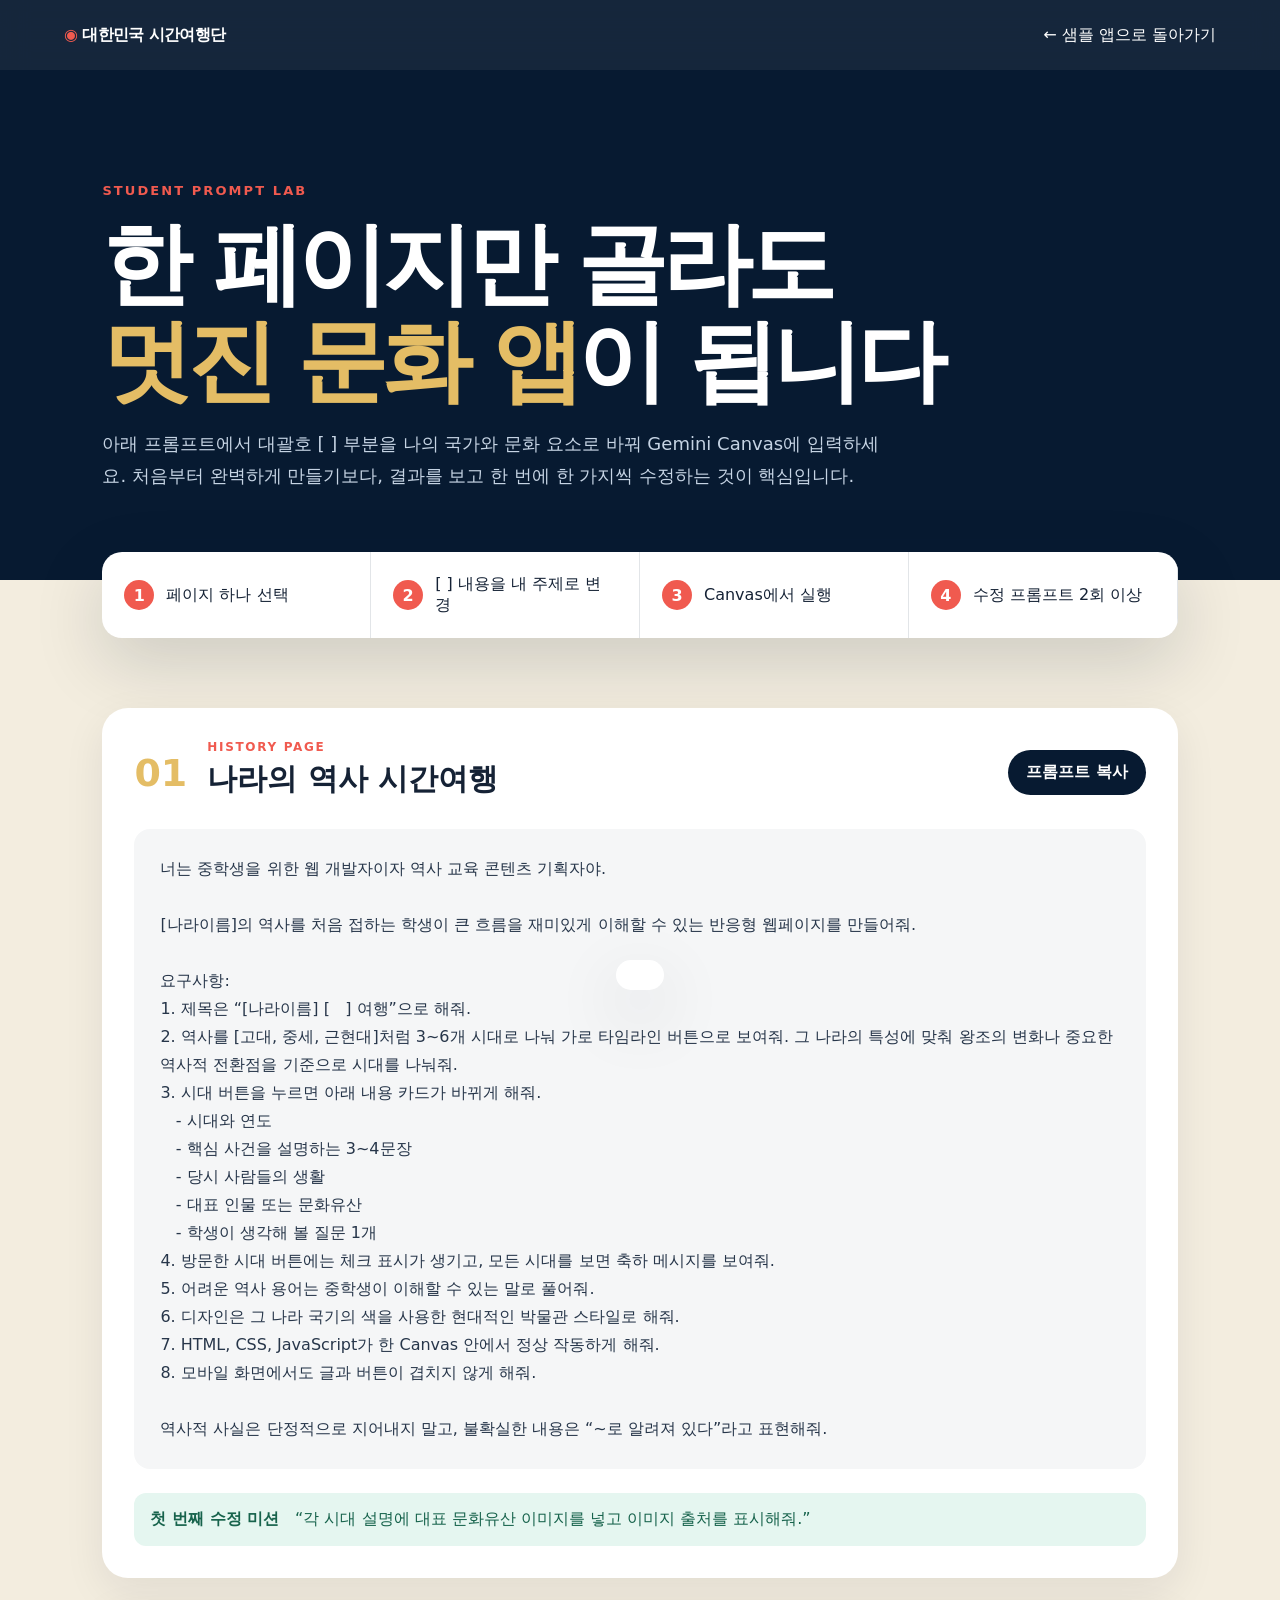
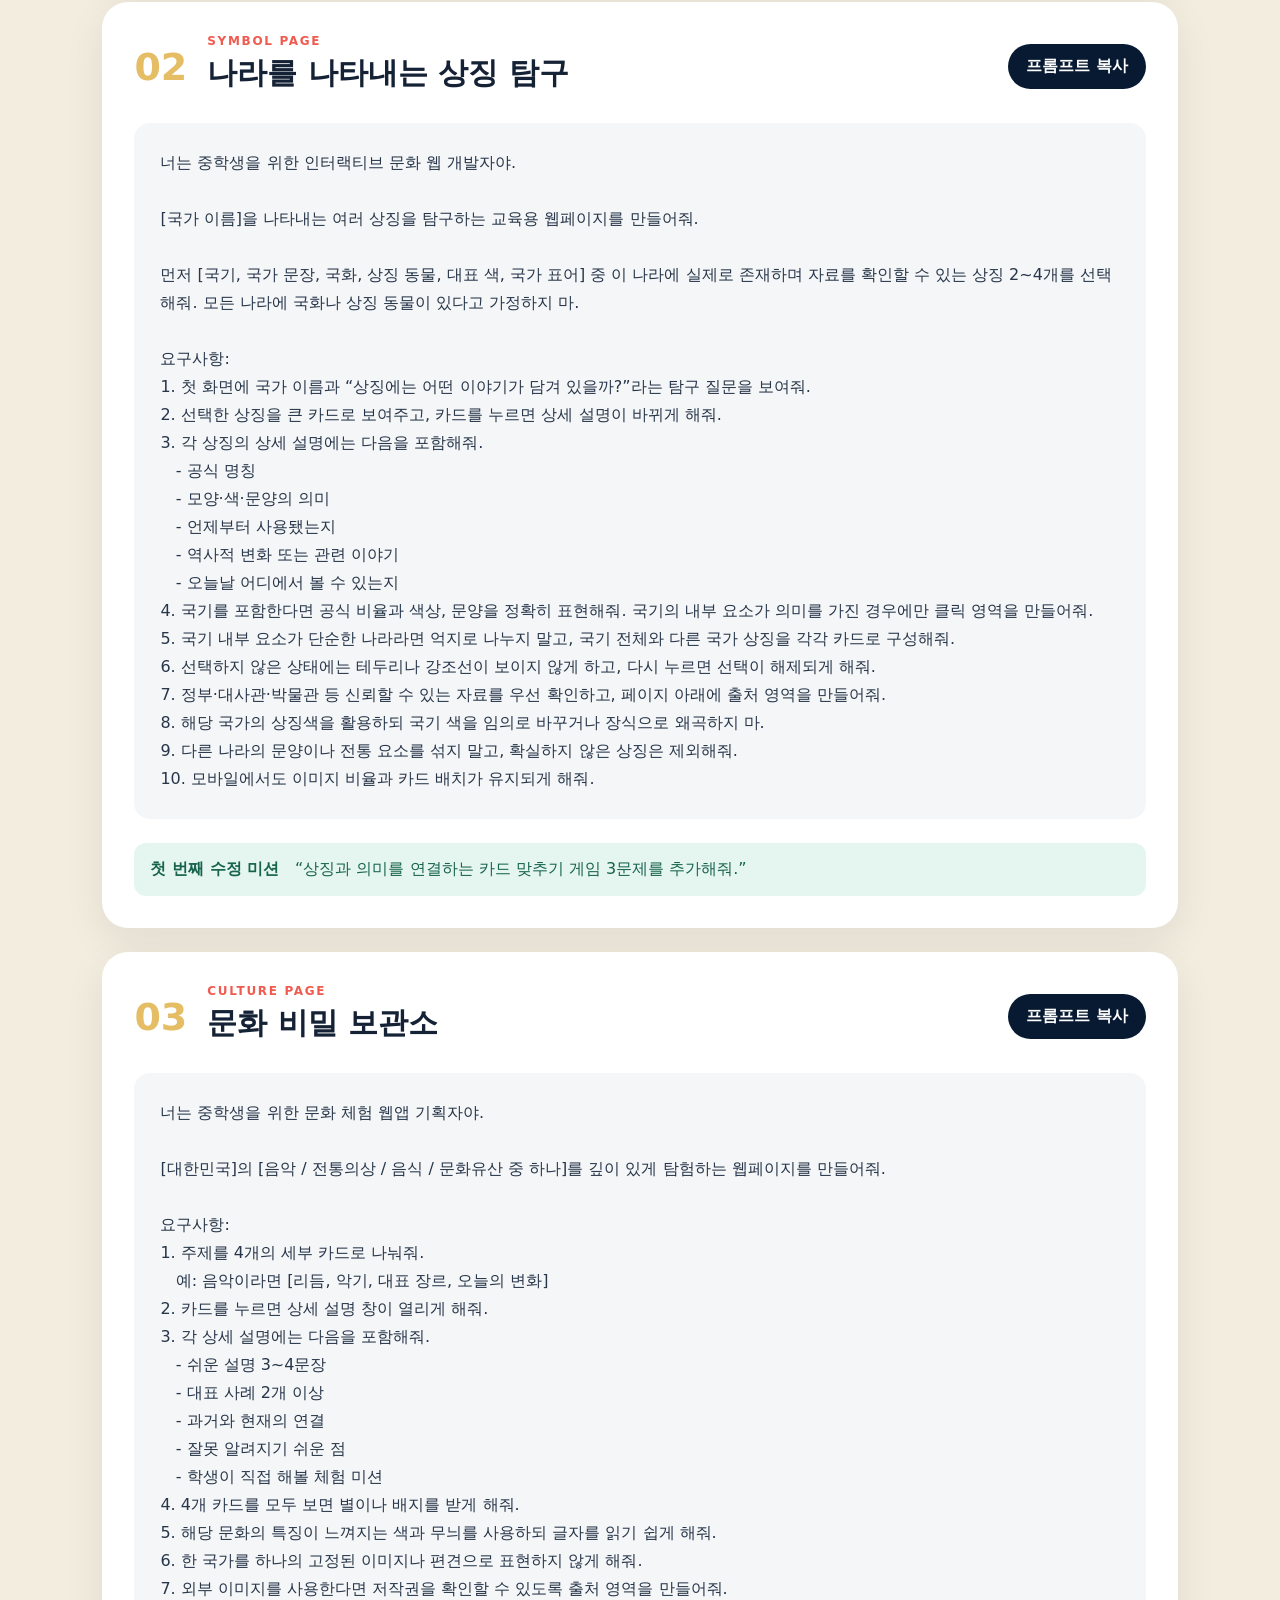
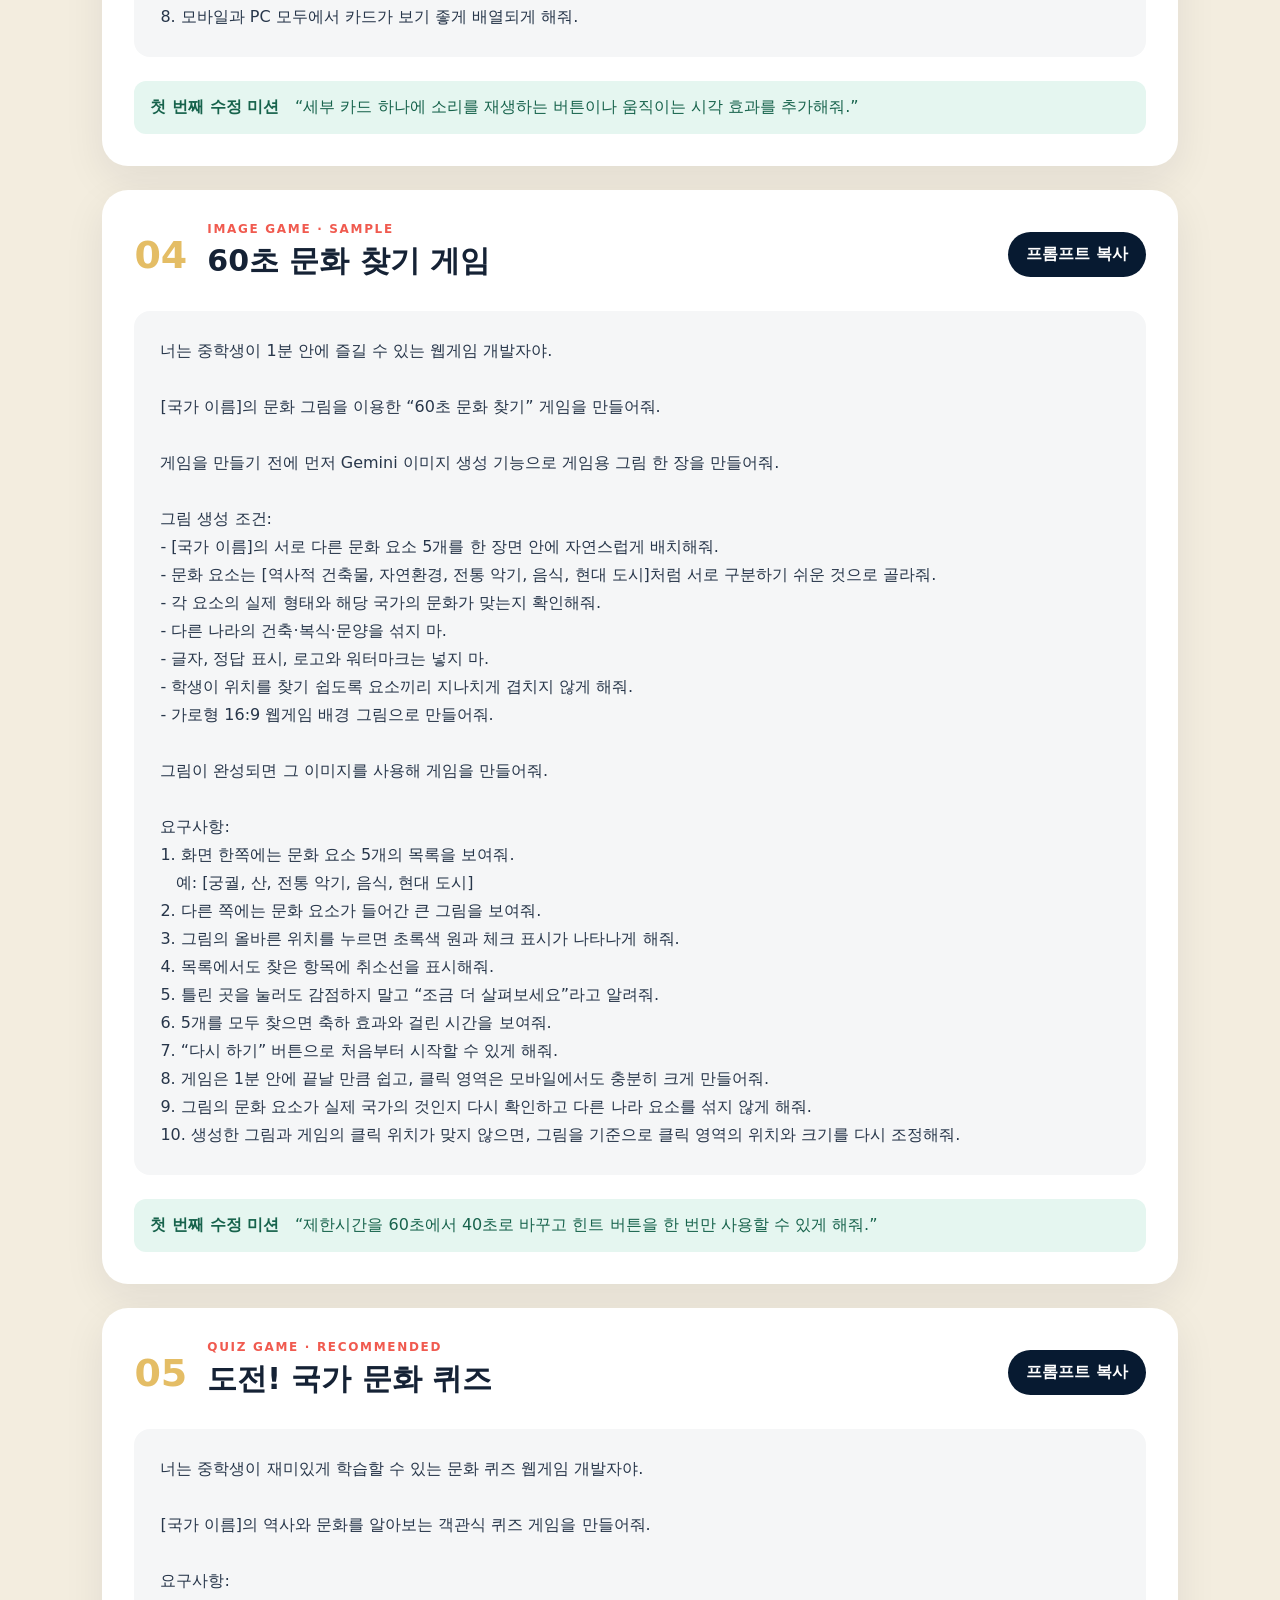
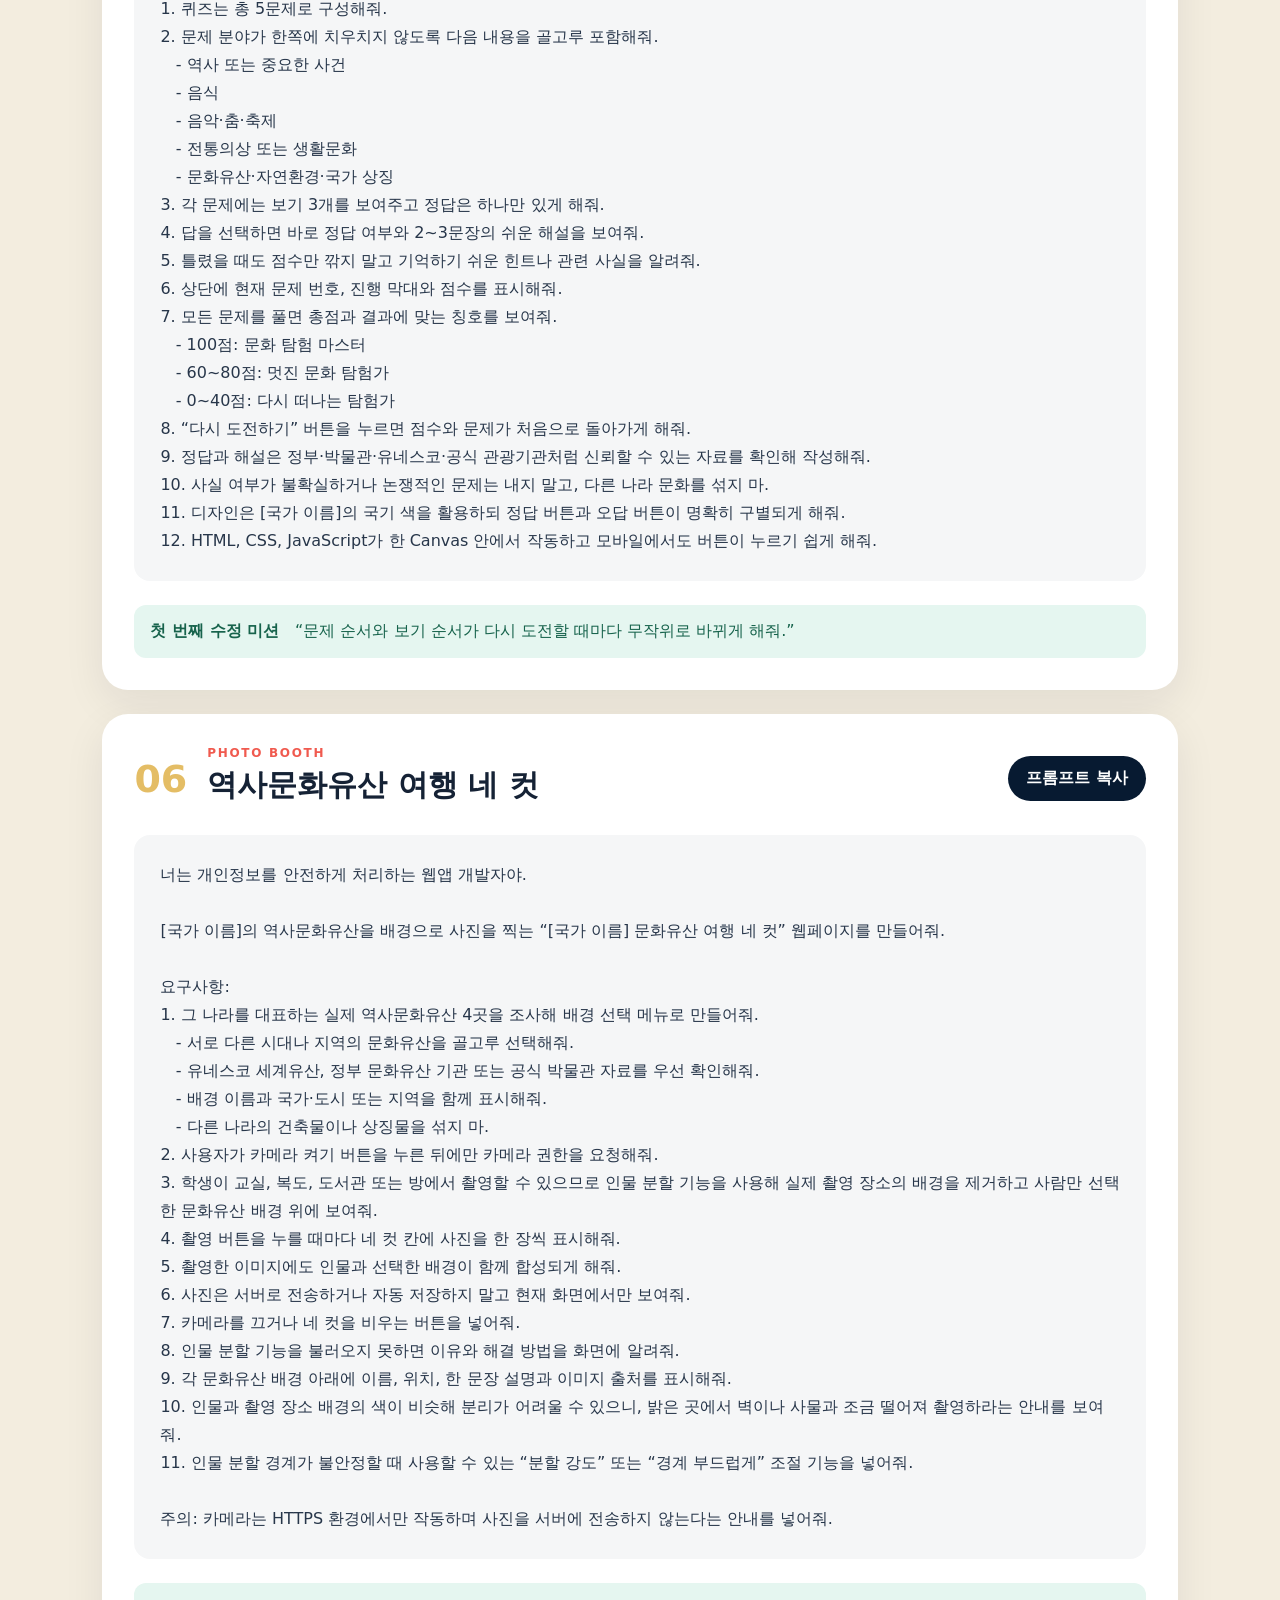
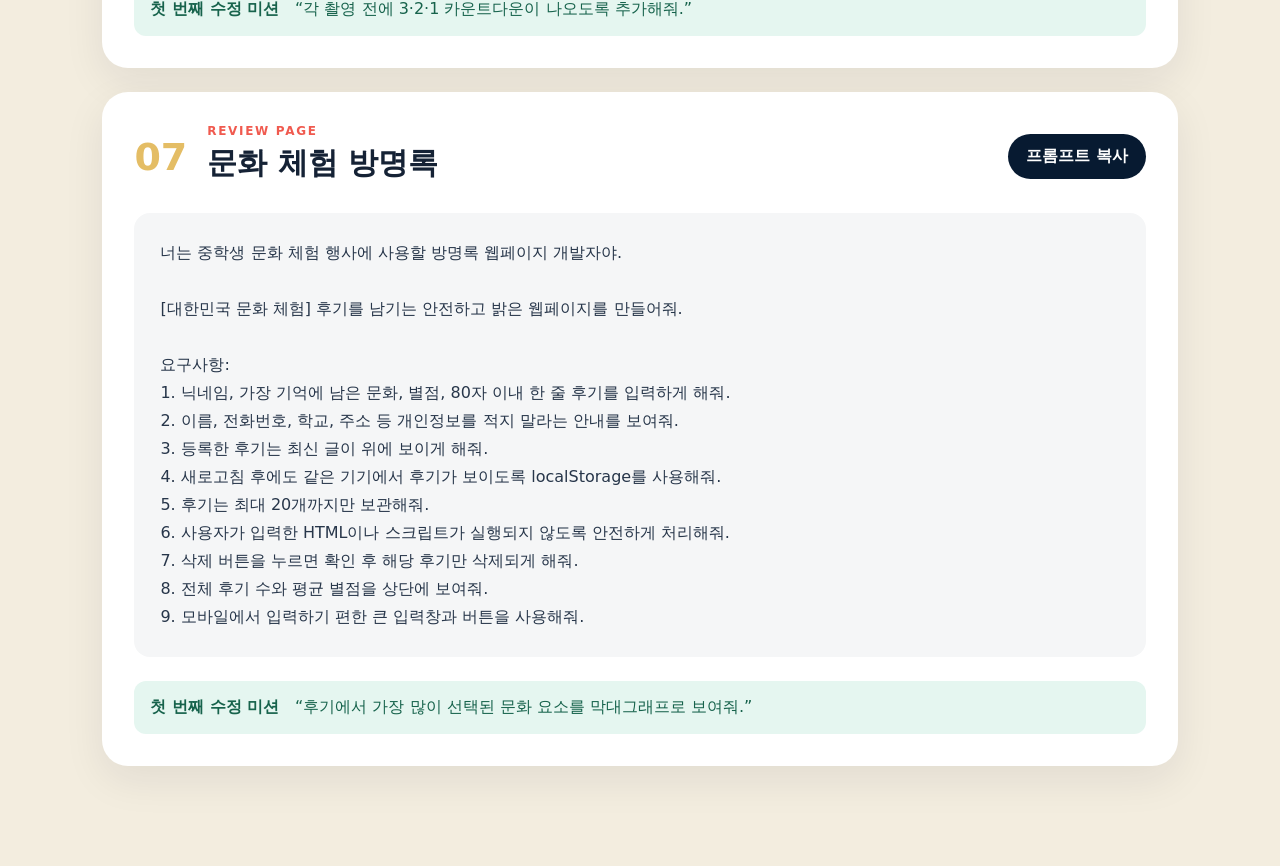
<file: prompts.html>
<!doctype html>
<html lang="ko">
<head><meta charset="UTF-8"><meta name="viewport" content="width=device-width,initial-scale=1"><title>학생용 페이지별 프롬프트</title><link rel="stylesheet" href="styles.css"><link rel="stylesheet" href="prompts.css"></head>
<body class="prompt-page">
  <header class="site-header"><a class="brand" href="index.html"><span>◉</span> 대한민국 시간여행단</a><a class="back-link" href="index.html">← 샘플 앱으로 돌아가기</a></header>
  <main>
    <section class="prompt-hero"><p class="eyebrow">STUDENT PROMPT LAB</p><h1>한 페이지만 골라도<br><em>멋진 문화 앱</em>이 됩니다</h1><p>아래 프롬프트에서 대괄호 [ ] 부분을 나의 국가와 문화 요소로 바꿔 Gemini Canvas에 입력하세요. 처음부터 완벽하게 만들기보다, 결과를 보고 한 번에 한 가지씩 수정하는 것이 핵심입니다.</p></section>
    <section class="prompt-guide"><div><b>1</b><span>페이지 하나 선택</span></div><div><b>2</b><span>[ ] 내용을 내 주제로 변경</span></div><div><b>3</b><span>Canvas에서 실행</span></div><div><b>4</b><span>수정 프롬프트 2회 이상</span></div></section>
    <section class="prompt-list">
      <article class="prompt-card"><div class="prompt-title"><span>01</span><div><p>HISTORY PAGE</p><h2>나라의 역사 시간여행</h2></div><button class="copy-btn">프롬프트 복사</button></div><pre>너는 중학생을 위한 웹 개발자이자 역사 교육 콘텐츠 기획자야.

[나라이름]의 역사를 처음 접하는 학생이 큰 흐름을 재미있게 이해할 수 있는 반응형 웹페이지를 만들어줘.

요구사항:
1. 제목은 “[나라이름] [   ] 여행”으로 해줘.
2. 역사를 [고대, 중세, 근현대]처럼 3~6개 시대로 나눠 가로 타임라인 버튼으로 보여줘. 그 나라의 특성에 맞춰 왕조의 변화나 중요한 역사적 전환점을 기준으로 시대를 나눠줘.
3. 시대 버튼을 누르면 아래 내용 카드가 바뀌게 해줘.
   - 시대와 연도
   - 핵심 사건을 설명하는 3~4문장
   - 당시 사람들의 생활
   - 대표 인물 또는 문화유산
   - 학생이 생각해 볼 질문 1개
4. 방문한 시대 버튼에는 체크 표시가 생기고, 모든 시대를 보면 축하 메시지를 보여줘.
5. 어려운 역사 용어는 중학생이 이해할 수 있는 말로 풀어줘.
6. 디자인은 그 나라 국기의 색을 사용한 현대적인 박물관 스타일로 해줘.
7. HTML, CSS, JavaScript가 한 Canvas 안에서 정상 작동하게 해줘.
8. 모바일 화면에서도 글과 버튼이 겹치지 않게 해줘.

역사적 사실은 단정적으로 지어내지 말고, 불확실한 내용은 “~로 알려져 있다”라고 표현해줘.</pre><div class="mission"><b>첫 번째 수정 미션</b><span>“각 시대 설명에 대표 문화유산 이미지를 넣고 이미지 출처를 표시해줘.”</span></div></article>

      <article class="prompt-card"><div class="prompt-title"><span>02</span><div><p>SYMBOL PAGE</p><h2>나라를 나타내는 상징 탐구</h2></div><button class="copy-btn">프롬프트 복사</button></div><pre>너는 중학생을 위한 인터랙티브 문화 웹 개발자야.

[국가 이름]을 나타내는 여러 상징을 탐구하는 교육용 웹페이지를 만들어줘.

먼저 [국기, 국가 문장, 국화, 상징 동물, 대표 색, 국가 표어] 중 이 나라에 실제로 존재하며 자료를 확인할 수 있는 상징 2~4개를 선택해줘. 모든 나라에 국화나 상징 동물이 있다고 가정하지 마.

요구사항:
1. 첫 화면에 국가 이름과 “상징에는 어떤 이야기가 담겨 있을까?”라는 탐구 질문을 보여줘.
2. 선택한 상징을 큰 카드로 보여주고, 카드를 누르면 상세 설명이 바뀌게 해줘.
3. 각 상징의 상세 설명에는 다음을 포함해줘.
   - 공식 명칭
   - 모양·색·문양의 의미
   - 언제부터 사용됐는지
   - 역사적 변화 또는 관련 이야기
   - 오늘날 어디에서 볼 수 있는지
4. 국기를 포함한다면 공식 비율과 색상, 문양을 정확히 표현해줘. 국기의 내부 요소가 의미를 가진 경우에만 클릭 영역을 만들어줘.
5. 국기 내부 요소가 단순한 나라라면 억지로 나누지 말고, 국기 전체와 다른 국가 상징을 각각 카드로 구성해줘.
6. 선택하지 않은 상태에는 테두리나 강조선이 보이지 않게 하고, 다시 누르면 선택이 해제되게 해줘.
7. 정부·대사관·박물관 등 신뢰할 수 있는 자료를 우선 확인하고, 페이지 아래에 출처 영역을 만들어줘.
8. 해당 국가의 상징색을 활용하되 국기 색을 임의로 바꾸거나 장식으로 왜곡하지 마.
9. 다른 나라의 문양이나 전통 요소를 섞지 말고, 확실하지 않은 상징은 제외해줘.
10. 모바일에서도 이미지 비율과 카드 배치가 유지되게 해줘.</pre><div class="mission"><b>첫 번째 수정 미션</b><span>“상징과 의미를 연결하는 카드 맞추기 게임 3문제를 추가해줘.”</span></div></article>

      <article class="prompt-card"><div class="prompt-title"><span>03</span><div><p>CULTURE PAGE</p><h2>문화 비밀 보관소</h2></div><button class="copy-btn">프롬프트 복사</button></div><pre>너는 중학생을 위한 문화 체험 웹앱 기획자야.

[대한민국]의 [음악 / 전통의상 / 음식 / 문화유산 중 하나]를 깊이 있게 탐험하는 웹페이지를 만들어줘.

요구사항:
1. 주제를 4개의 세부 카드로 나눠줘.
   예: 음악이라면 [리듬, 악기, 대표 장르, 오늘의 변화]
2. 카드를 누르면 상세 설명 창이 열리게 해줘.
3. 각 상세 설명에는 다음을 포함해줘.
   - 쉬운 설명 3~4문장
   - 대표 사례 2개 이상
   - 과거와 현재의 연결
   - 잘못 알려지기 쉬운 점
   - 학생이 직접 해볼 체험 미션
4. 4개 카드를 모두 보면 별이나 배지를 받게 해줘.
5. 해당 문화의 특징이 느껴지는 색과 무늬를 사용하되 글자를 읽기 쉽게 해줘.
6. 한 국가를 하나의 고정된 이미지나 편견으로 표현하지 않게 해줘.
7. 외부 이미지를 사용한다면 저작권을 확인할 수 있도록 출처 영역을 만들어줘.
8. 모바일과 PC 모두에서 카드가 보기 좋게 배열되게 해줘.</pre><div class="mission"><b>첫 번째 수정 미션</b><span>“세부 카드 하나에 소리를 재생하는 버튼이나 움직이는 시각 효과를 추가해줘.”</span></div></article>

      <article class="prompt-card"><div class="prompt-title"><span>04</span><div><p>IMAGE GAME · SAMPLE</p><h2>60초 문화 찾기 게임</h2></div><button class="copy-btn">프롬프트 복사</button></div><pre>너는 중학생이 1분 안에 즐길 수 있는 웹게임 개발자야.

[국가 이름]의 문화 그림을 이용한 “60초 문화 찾기” 게임을 만들어줘.

게임을 만들기 전에 먼저 Gemini 이미지 생성 기능으로 게임용 그림 한 장을 만들어줘.

그림 생성 조건:
- [국가 이름]의 서로 다른 문화 요소 5개를 한 장면 안에 자연스럽게 배치해줘.
- 문화 요소는 [역사적 건축물, 자연환경, 전통 악기, 음식, 현대 도시]처럼 서로 구분하기 쉬운 것으로 골라줘.
- 각 요소의 실제 형태와 해당 국가의 문화가 맞는지 확인해줘.
- 다른 나라의 건축·복식·문양을 섞지 마.
- 글자, 정답 표시, 로고와 워터마크는 넣지 마.
- 학생이 위치를 찾기 쉽도록 요소끼리 지나치게 겹치지 않게 해줘.
- 가로형 16:9 웹게임 배경 그림으로 만들어줘.

그림이 완성되면 그 이미지를 사용해 게임을 만들어줘.

요구사항:
1. 화면 한쪽에는 문화 요소 5개의 목록을 보여줘.
   예: [궁궐, 산, 전통 악기, 음식, 현대 도시]
2. 다른 쪽에는 문화 요소가 들어간 큰 그림을 보여줘.
3. 그림의 올바른 위치를 누르면 초록색 원과 체크 표시가 나타나게 해줘.
4. 목록에서도 찾은 항목에 취소선을 표시해줘.
5. 틀린 곳을 눌러도 감점하지 말고 “조금 더 살펴보세요”라고 알려줘.
6. 5개를 모두 찾으면 축하 효과와 걸린 시간을 보여줘.
7. “다시 하기” 버튼으로 처음부터 시작할 수 있게 해줘.
8. 게임은 1분 안에 끝날 만큼 쉽고, 클릭 영역은 모바일에서도 충분히 크게 만들어줘.
9. 그림의 문화 요소가 실제 국가의 것인지 다시 확인하고 다른 나라 요소를 섞지 않게 해줘.
10. 생성한 그림과 게임의 클릭 위치가 맞지 않으면, 그림을 기준으로 클릭 영역의 위치와 크기를 다시 조정해줘.</pre><div class="mission"><b>첫 번째 수정 미션</b><span>“제한시간을 60초에서 40초로 바꾸고 힌트 버튼을 한 번만 사용할 수 있게 해줘.”</span></div></article>

      <article class="prompt-card"><div class="prompt-title"><span>05</span><div><p>QUIZ GAME · RECOMMENDED</p><h2>도전! 국가 문화 퀴즈</h2></div><button class="copy-btn">프롬프트 복사</button></div><pre>너는 중학생이 재미있게 학습할 수 있는 문화 퀴즈 웹게임 개발자야.

[국가 이름]의 역사와 문화를 알아보는 객관식 퀴즈 게임을 만들어줘.

요구사항:
1. 퀴즈는 총 5문제로 구성해줘.
2. 문제 분야가 한쪽에 치우치지 않도록 다음 내용을 골고루 포함해줘.
   - 역사 또는 중요한 사건
   - 음식
   - 음악·춤·축제
   - 전통의상 또는 생활문화
   - 문화유산·자연환경·국가 상징
3. 각 문제에는 보기 3개를 보여주고 정답은 하나만 있게 해줘.
4. 답을 선택하면 바로 정답 여부와 2~3문장의 쉬운 해설을 보여줘.
5. 틀렸을 때도 점수만 깎지 말고 기억하기 쉬운 힌트나 관련 사실을 알려줘.
6. 상단에 현재 문제 번호, 진행 막대와 점수를 표시해줘.
7. 모든 문제를 풀면 총점과 결과에 맞는 칭호를 보여줘.
   - 100점: 문화 탐험 마스터
   - 60~80점: 멋진 문화 탐험가
   - 0~40점: 다시 떠나는 탐험가
8. “다시 도전하기” 버튼을 누르면 점수와 문제가 처음으로 돌아가게 해줘.
9. 정답과 해설은 정부·박물관·유네스코·공식 관광기관처럼 신뢰할 수 있는 자료를 확인해 작성해줘.
10. 사실 여부가 불확실하거나 논쟁적인 문제는 내지 말고, 다른 나라 문화를 섞지 마.
11. 디자인은 [국가 이름]의 국기 색을 활용하되 정답 버튼과 오답 버튼이 명확히 구별되게 해줘.
12. HTML, CSS, JavaScript가 한 Canvas 안에서 작동하고 모바일에서도 버튼이 누르기 쉽게 해줘.</pre><div class="mission"><b>첫 번째 수정 미션</b><span>“문제 순서와 보기 순서가 다시 도전할 때마다 무작위로 바뀌게 해줘.”</span></div></article>

      <article class="prompt-card"><div class="prompt-title"><span>06</span><div><p>PHOTO BOOTH</p><h2>역사문화유산 여행 네 컷</h2></div><button class="copy-btn">프롬프트 복사</button></div><pre>너는 개인정보를 안전하게 처리하는 웹앱 개발자야.

[국가 이름]의 역사문화유산을 배경으로 사진을 찍는 “[국가 이름] 문화유산 여행 네 컷” 웹페이지를 만들어줘.

요구사항:
1. 그 나라를 대표하는 실제 역사문화유산 4곳을 조사해 배경 선택 메뉴로 만들어줘.
   - 서로 다른 시대나 지역의 문화유산을 골고루 선택해줘.
   - 유네스코 세계유산, 정부 문화유산 기관 또는 공식 박물관 자료를 우선 확인해줘.
   - 배경 이름과 국가·도시 또는 지역을 함께 표시해줘.
   - 다른 나라의 건축물이나 상징물을 섞지 마.
2. 사용자가 카메라 켜기 버튼을 누른 뒤에만 카메라 권한을 요청해줘.
3. 학생이 교실, 복도, 도서관 또는 방에서 촬영할 수 있으므로 인물 분할 기능을 사용해 실제 촬영 장소의 배경을 제거하고 사람만 선택한 문화유산 배경 위에 보여줘.
4. 촬영 버튼을 누를 때마다 네 컷 칸에 사진을 한 장씩 표시해줘.
5. 촬영한 이미지에도 인물과 선택한 배경이 함께 합성되게 해줘.
6. 사진은 서버로 전송하거나 자동 저장하지 말고 현재 화면에서만 보여줘.
7. 카메라를 끄거나 네 컷을 비우는 버튼을 넣어줘.
8. 인물 분할 기능을 불러오지 못하면 이유와 해결 방법을 화면에 알려줘.
9. 각 문화유산 배경 아래에 이름, 위치, 한 문장 설명과 이미지 출처를 표시해줘.
10. 인물과 촬영 장소 배경의 색이 비슷해 분리가 어려울 수 있으니, 밝은 곳에서 벽이나 사물과 조금 떨어져 촬영하라는 안내를 보여줘.
11. 인물 분할 경계가 불안정할 때 사용할 수 있는 “분할 강도” 또는 “경계 부드럽게” 조절 기능을 넣어줘.

주의: 카메라는 HTTPS 환경에서만 작동하며 사진을 서버에 전송하지 않는다는 안내를 넣어줘.</pre><div class="mission"><b>첫 번째 수정 미션</b><span>“각 촬영 전에 3·2·1 카운트다운이 나오도록 추가해줘.”</span></div></article>

      <article class="prompt-card"><div class="prompt-title"><span>07</span><div><p>REVIEW PAGE</p><h2>문화 체험 방명록</h2></div><button class="copy-btn">프롬프트 복사</button></div><pre>너는 중학생 문화 체험 행사에 사용할 방명록 웹페이지 개발자야.

[대한민국 문화 체험] 후기를 남기는 안전하고 밝은 웹페이지를 만들어줘.

요구사항:
1. 닉네임, 가장 기억에 남은 문화, 별점, 80자 이내 한 줄 후기를 입력하게 해줘.
2. 이름, 전화번호, 학교, 주소 등 개인정보를 적지 말라는 안내를 보여줘.
3. 등록한 후기는 최신 글이 위에 보이게 해줘.
4. 새로고침 후에도 같은 기기에서 후기가 보이도록 localStorage를 사용해줘.
5. 후기는 최대 20개까지만 보관해줘.
6. 사용자가 입력한 HTML이나 스크립트가 실행되지 않도록 안전하게 처리해줘.
7. 삭제 버튼을 누르면 확인 후 해당 후기만 삭제되게 해줘.
8. 전체 후기 수와 평균 별점을 상단에 보여줘.
9. 모바일에서 입력하기 편한 큰 입력창과 버튼을 사용해줘.</pre><div class="mission"><b>첫 번째 수정 미션</b><span>“후기에서 가장 많이 선택된 문화 요소를 막대그래프로 보여줘.”</span></div></article>
    </section>
  </main>
  <div id="toast" role="status"></div><script src="prompts.js"></script>
</body></html>
</file>
<file: styles.css>
:root{--navy:#071a31;--navy2:#0d2948;--red:#f05a4f;--blue:#2c71d6;--cream:#f7f0df;--gold:#e4bd65;--mint:#93d8c4;--ink:#152235;--white:#fff;--shadow:0 24px 70px rgba(5,22,43,.16)}
*{box-sizing:border-box}html{scroll-behavior:smooth}body{margin:0;font-family:Pretendard,"Noto Sans KR",system-ui,sans-serif;color:var(--ink);background:var(--cream)}button,a,select,input,textarea{font:inherit}button,a{cursor:pointer}.site-header{height:70px;position:sticky;top:0;z-index:20;display:flex;align-items:center;gap:28px;padding:0 5vw;background:rgba(7,26,49,.94);backdrop-filter:blur(14px);color:#fff}.brand{margin-right:auto;color:#fff;text-decoration:none;font-weight:850;letter-spacing:-.04em}.brand span{color:var(--red)}nav{display:flex;gap:22px}nav a{color:#dbe7f4;text-decoration:none;font-size:14px}.icon-btn,.ghost,.small-btn{border:1px solid rgba(255,255,255,.3);background:transparent;color:inherit;border-radius:999px;padding:10px 16px}.hero{min-height:calc(100vh - 70px);display:grid;grid-template-columns:.85fr 1.15fr;align-items:center;background:var(--navy);color:#fff;overflow:hidden}.hero-copy{padding:8vw 3vw 8vw 8vw;z-index:2}.eyebrow{color:var(--red);font-weight:900;font-size:13px;letter-spacing:.16em}.hero h1{font-size:clamp(52px,6.7vw,100px);line-height:.94;letter-spacing:-.07em;margin:24px 0}.hero h1 em{color:var(--gold);font-style:normal}.hero-copy>p:not(.eyebrow){font-size:18px;color:#c6d4e4;line-height:1.8;max-width:580px}.hero-actions{display:flex;gap:12px;margin-top:34px}.primary{display:inline-block;border:0;border-radius:999px;padding:14px 23px;background:var(--red);color:#fff;text-decoration:none;font-weight:850;box-shadow:0 10px 30px rgba(240,90,79,.25)}.hero-art{height:100%;position:relative}.hero-art img{width:100%;height:100%;object-fit:cover;mask-image:linear-gradient(90deg,transparent 0,#000 15%)}.passport{position:absolute;right:5vw;bottom:7vh;background:#fff;color:var(--navy);padding:16px 22px;border-radius:16px;transform:rotate(-3deg);box-shadow:var(--shadow)}.passport small{display:block}.passport strong{font-size:24px;color:var(--red)}.section{padding:100px 8vw}.section-heading{display:flex;justify-content:space-between;align-items:end;gap:40px;margin-bottom:42px}.section-heading h2,.camera-copy h2{font-size:clamp(38px,5vw,68px);letter-spacing:-.055em;margin:10px 0}.section-heading>p{max-width:430px;line-height:1.7;color:#617083}.timeline{display:grid;grid-template-columns:repeat(5,1fr);position:relative}.timeline:before{content:"";position:absolute;left:5%;right:5%;top:21px;height:2px;background:#c7bfae}.era{z-index:1;border:0;background:transparent;padding:55px 5px 10px;font-weight:850;position:relative}.era:before{content:"";position:absolute;top:13px;left:calc(50% - 9px);width:18px;height:18px;border-radius:50%;background:var(--cream);border:3px solid var(--navy)}.era.active{color:var(--red)}.era.active:before{background:var(--red);box-shadow:0 0 0 8px rgba(240,90,79,.16);border-color:var(--red)}.era.visited:after{content:"✓";position:absolute;top:-8px;margin-left:2px;color:var(--blue)}.era-panel{margin-top:30px;background:#fff;border-radius:28px;padding:45px;display:grid;grid-template-columns:140px 1fr;gap:34px;box-shadow:var(--shadow);min-height:230px}.era-panel .year{font-size:34px;font-weight:900;color:var(--red);border-right:1px solid #ddd}.era-panel h3{font-size:28px;margin:0 0 12px}.era-panel p{line-height:1.8;color:#536276}.era-panel .fact{display:inline-block;background:#eaf3ff;padding:10px 14px;border-radius:10px;color:#174e91;font-weight:750}.culture-section{background:var(--navy);color:#fff}.section-heading.light>p{color:#b9c9da}.culture-grid{display:grid;grid-template-columns:repeat(4,1fr);gap:16px}.culture-card{text-align:left;min-height:350px;border:1px solid rgba(255,255,255,.13);background:var(--navy2);color:#fff;border-radius:24px;padding:26px;display:flex;flex-direction:column;transition:.25s}.culture-card:hover{transform:translateY(-8px);background:#15395f;border-color:var(--gold)}.culture-card .num{color:#849bb5}.culture-card .emoji{font-size:70px;margin:auto 0}.culture-card h3{font-size:32px;margin:0}.culture-card p{color:#b8c9da}.culture-card .open{margin-top:auto;color:var(--gold);font-size:14px}dialog{border:0;border-radius:26px;padding:0;max-width:660px;width:90%;box-shadow:var(--shadow)}dialog::backdrop{background:rgba(3,15,28,.78);backdrop-filter:blur(7px)}.dialog-close{position:absolute;right:18px;top:14px;border:0;background:none;font-size:30px}.dialog-content{padding:42px}.dialog-content .big{font-size:64px}.dialog-content h3{font-size:38px;margin:10px 0}.dialog-content p{line-height:1.8;color:#516174}.dialog-content .connection{background:var(--cream);border-left:5px solid var(--red);padding:16px;border-radius:8px}.game-tabs{display:flex;gap:8px;margin-bottom:18px}.game-tab{border:1px solid #bbb;background:transparent;border-radius:999px;padding:11px 20px;font-weight:800}.game-tab.active{background:var(--navy);color:#fff}.game-panel{display:none;background:#fff;border-radius:30px;padding:38px;box-shadow:var(--shadow)}.game-panel.active{display:grid}.game-panel#puzzleGame{grid-template-columns:.65fr 1fr;align-items:center;gap:55px}.game-label{color:var(--red);font-weight:900}.game-panel h3{font-size:32px}.game-stats{display:flex;align-items:center;gap:16px;margin-top:30px}.small-btn{color:var(--navy);border-color:#bbb}.puzzle{width:min(100%,600px);aspect-ratio:3/2;display:grid;grid-template-columns:repeat(3,1fr);grid-template-rows:repeat(3,1fr);gap:4px;background:var(--navy);padding:4px;border-radius:15px;overflow:hidden}.tile{border:0;border-radius:5px;background-image:url("assets/korea-journey.png");background-size:300% 300%;transition:.15s}.tile.empty{background-image:none;background:#d9e1e8}.quiz-box{max-width:720px;margin:auto;width:100%}.quiz-progress{display:flex;justify-content:space-between;color:#697789}.quiz-answers{display:grid;gap:10px}.answer{padding:16px;text-align:left;border:1px solid #d4dbe2;background:#fff;border-radius:14px}.answer:hover{border-color:var(--blue)}.answer.correct{background:#dff5e9;border-color:#39a16c}.answer.wrong{background:#ffe6e2;border-color:var(--red)}#quizFeedback{min-height:24px;font-weight:750}.camera-section{background:#cde8df;display:grid;grid-template-columns:.7fr 1.3fr;align-items:center;gap:7vw}.camera-copy p:not(.eyebrow){line-height:1.8}.camera-copy label{display:block;font-weight:800;margin:24px 0 8px}.camera-copy select{display:block;width:100%;padding:13px;border:0;border-radius:12px;margin-bottom:16px}.camera-frame{aspect-ratio:16/10;background:var(--navy);border:10px solid #fff;border-radius:28px;box-shadow:var(--shadow);overflow:hidden;position:relative;display:grid;place-items:center}.camera-frame video{width:100%;height:100%;object-fit:cover;transform:scaleX(-1)}#cameraPlaceholder{text-align:center;color:#c5d6e7}#cameraPlaceholder span{font-size:70px}#cameraSticker{position:absolute;top:22px;left:50%;transform:translateX(-50%);background:rgba(7,26,49,.8);color:#fff;padding:10px 18px;border-radius:999px;font-weight:800;white-space:nowrap}.capture{position:absolute;bottom:18px;width:56px;height:56px;border-radius:50%;border:5px solid #fff;background:var(--red);color:transparent}.review-layout{display:grid;grid-template-columns:.8fr 1.2fr;gap:50px}.review-layout form{display:grid;gap:15px;background:#fff;padding:28px;border-radius:24px}.review-layout label{font-weight:800}.review-layout input,.review-layout select,.review-layout textarea{width:100%;margin-top:7px;padding:13px;border:1px solid #ccd3da;border-radius:10px}.review-layout textarea{height:100px;resize:vertical}.rating button{border:0;background:transparent;color:#c7c7c7;font-size:28px;padding:2px}.rating button.on{color:var(--gold)}.review-list{display:grid;gap:12px;max-height:460px;overflow:auto}.review-item{background:#fff;padding:18px 20px;border-radius:16px}.review-item header{display:flex;justify-content:space-between}.review-item p{color:#4d5c6d}.review-item small{color:#738092}footer{padding:50px 8vw;background:var(--navy);color:#fff;display:flex;align-items:center;gap:25px}footer p{color:#9db0c5}footer a{margin-left:auto;color:var(--gold)}#toast{position:fixed;left:50%;bottom:30px;transform:translate(-50%,120px);background:#fff;color:var(--navy);padding:15px 24px;border-radius:999px;box-shadow:var(--shadow);font-weight:850;z-index:50;transition:.3s}#toast.show{transform:translate(-50%,0)}
@media(max-width:900px){nav{display:none}.site-header{padding:0 20px}.hero{grid-template-columns:1fr}.hero-copy{padding:90px 7vw 35px}.hero-art{height:55vh}.culture-grid{grid-template-columns:1fr 1fr}.section,.camera-section{padding:75px 6vw}.game-panel#puzzleGame,.camera-section,.review-layout{grid-template-columns:1fr}.camera-copy{order:0}.section-heading{align-items:start;flex-direction:column}.era-panel{grid-template-columns:1fr}.era-panel .year{border:0}.culture-card{min-height:270px}}
@media(max-width:560px){.icon-btn{padding:9px;font-size:12px}.hero h1{font-size:52px}.culture-grid{grid-template-columns:1fr}.timeline{overflow-x:auto}.era{min-width:90px}.game-panel{padding:22px}.section{padding:65px 20px}.puzzle{width:100%}.hero-art{height:45vh}}
@media(prefers-reduced-motion:reduce){html{scroll-behavior:auto}*{transition:none!important}}

/* Expanded learning sections */
.timeline{grid-template-columns:repeat(9,minmax(95px,1fr));overflow-x:auto;padding-top:8px}.timeline:before{top:29px}.era-panel{min-height:300px}.era-panel .year{font-size:30px}.era-meta{display:grid;grid-template-columns:repeat(3,1fr);gap:10px;margin-top:20px}.era-meta div{background:#f6f3ec;padding:14px;border-radius:12px}.era-meta b{display:block;color:var(--red);font-size:13px;margin-bottom:6px}.era-meta span{font-size:14px;line-height:1.5}.source-note{margin-top:24px;color:#6d7784;font-size:13px}
.flag-section{background:#0a203b;color:#fff}.flag-layout{display:grid;grid-template-columns:1.15fr .85fr;gap:60px;align-items:center}.flag-stage{aspect-ratio:3/2;background:#fff;border-radius:12px;position:relative;box-shadow:0 30px 80px rgba(0,0,0,.32)}.taegeuk-symbol{position:absolute;width:32%;aspect-ratio:1;left:34%;top:26%;border-radius:50%;background:linear-gradient(#cd2e3a 0 50%,#0047a0 50%);transform:rotate(28deg);overflow:hidden}.taegeuk-symbol:before,.taegeuk-symbol:after{content:"";position:absolute;width:50%;height:50%;border-radius:50%;left:0;top:25%;background:#cd2e3a}.taegeuk-symbol:after{left:50%;background:#0047a0}.trigram{position:absolute;border:0;background:none;color:#111;font-family:serif;font-size:clamp(38px,6vw,72px);line-height:1;transition:.2s}.trigram:hover,.trigram.active{color:var(--red)}.trigram-geon{left:10%;top:8%;transform:rotate(-35deg)}.trigram-gon{right:10%;bottom:8%;transform:rotate(-35deg)}.trigram-gam{right:10%;top:8%;transform:rotate(35deg)}.trigram-ri{left:10%;bottom:8%;transform:rotate(35deg)}.trigram-geon:hover,.trigram-geon.active,.trigram-gon:hover,.trigram-gon.active{transform:rotate(-35deg) scale(1.12)}.trigram-gam:hover,.trigram-gam.active,.trigram-ri:hover,.trigram-ri.active{transform:rotate(35deg) scale(1.12)}.flag-detail .hanja{font:900 90px serif;color:var(--gold)}.flag-detail h3{font-size:32px;margin:8px 0}.flag-detail>p:not(.eyebrow){color:#bdcad8;line-height:1.8}.flag-meaning{display:grid;grid-template-columns:80px 1fr;gap:8px 15px;margin-top:28px;padding-top:22px;border-top:1px solid #38506a}.flag-meaning b{color:var(--gold)}.flag-meaning span{color:#c5d1dd}.flag-history{display:grid;grid-template-columns:repeat(4,1fr);gap:12px;margin-top:60px}.flag-history article{padding:24px;border-radius:18px;background:#112d4d}.flag-history b{color:var(--red);font-size:24px}.flag-history h3{font-size:18px}.flag-history p{color:#b9c8d7;font-size:14px;line-height:1.7}
.dialog-content{max-height:82vh;overflow:auto}.culture-topics{display:grid;gap:10px;margin:24px 0}.culture-topic{padding:15px;border:1px solid #dce2e7;border-radius:12px}.culture-topic b{display:block;color:var(--blue);margin-bottom:5px}.culture-topic span{font-size:14px;line-height:1.6;color:#4f5e6e}.try-it{background:#e5f6f0;padding:16px;border-radius:12px;color:#17634c;font-weight:750}
.game-panel#huntGame{grid-template-columns:.65fr 1fr;align-items:center;gap:45px}.hunt-checklist{display:flex;flex-wrap:wrap;gap:8px;margin-top:20px}.hunt-checklist span{padding:9px 12px;border-radius:999px;background:#edf0f3;font-weight:800;font-size:13px}.hunt-checklist span.found{background:#dff5e9;color:#19734c;text-decoration:line-through}.hunt-image{position:relative;border-radius:20px;overflow:hidden;box-shadow:var(--shadow)}.hunt-image img{display:block;width:100%}.hotspot{position:absolute;border:2px dashed transparent;background:transparent;border-radius:50%}.hotspot:hover{border-color:#fff;background:rgba(255,255,255,.12)}.hotspot.found{border:4px solid #54e49e;background:rgba(84,228,158,.2)}.hotspot.found:after{content:"✓";position:absolute;inset:25%;display:grid;place-items:center;border-radius:50%;background:#178454;color:#fff;font-size:24px}.hotspot.palace{left:0;top:24%;width:35%;height:36%}.hotspot.mountain{left:25%;top:0;width:34%;height:30%}.hotspot.janggu{left:36%;top:40%;width:30%;height:45%}.hotspot.food{left:0;bottom:0;width:30%;height:30%}.hotspot.seoul{right:0;top:10%;width:38%;height:44%}
.camera-section{align-items:start}.photo-booth{background:#fff;padding:16px;border-radius:26px;box-shadow:var(--shadow)}.booth-title{text-align:center;font-weight:900;letter-spacing:.08em;padding:5px 0 14px}.four-cut{display:grid;grid-template-columns:repeat(4,1fr);gap:7px;margin-bottom:10px}.cut{aspect-ratio:3/4;background:#e8edf0;position:relative;overflow:hidden;border-radius:5px}.cut span{position:absolute;left:7px;top:4px;color:#fff;text-shadow:0 1px 3px #000;font-weight:900}.cut canvas{width:100%;height:100%;object-fit:cover}.photo-booth .camera-frame{aspect-ratio:16/9;border-width:5px}.camera-frame:before{content:"";position:absolute;inset:0;z-index:1;pointer-events:none;opacity:.38}.camera-frame.bg-palace:before{background:linear-gradient(transparent 58%,rgba(7,26,49,.6)),repeating-linear-gradient(90deg,transparent 0 18%,rgba(183,51,45,.35) 18% 20%)}.camera-frame.bg-hanok:before{background:linear-gradient(135deg,rgba(88,50,20,.4),transparent 45%),linear-gradient(0deg,rgba(230,193,119,.25),transparent)}.camera-frame.bg-hangang:before{background:radial-gradient(circle at 20% 20%,#ffe98a 0 2%,transparent 2.5%),linear-gradient(0deg,rgba(19,91,159,.7),transparent 55%)}.camera-frame.bg-dancheong:before{background:repeating-radial-gradient(circle at 0 0,#14766a 0 8px,#c83e3c 9px 13px,#e8bc4c 14px 17px,transparent 18px 36px)}.camera-frame #cameraSticker,.camera-frame .capture{z-index:2}.privacy-note{text-align:center;font-size:12px;color:#71808e;margin:12px 0 0}
@media(max-width:900px){.game-panel#huntGame,.flag-layout{grid-template-columns:1fr}.flag-history{grid-template-columns:1fr 1fr}.era-meta{grid-template-columns:1fr}.four-cut{grid-template-columns:1fr 1fr}}

/* Precise Taegeukgi trigrams and two-line years */
.era-panel .year{white-space:normal;overflow-wrap:normal;word-break:keep-all;line-height:1.12;min-width:0;padding-right:18px}
.trigram{width:64px;height:48px;padding:5px;display:flex;flex-direction:column;justify-content:space-between;align-items:stretch;font-size:0;border-radius:5px}
.trigram i{display:block;width:54px;height:7px;flex:0 0 7px;background:#111;border-radius:0}
.trigram i.broken{background:linear-gradient(to right,#111 0 42%,transparent 42% 58%,#111 58% 100%)}
.trigram:hover i,.trigram.active i{background:var(--red)}
.trigram:hover i.broken,.trigram.active i.broken{background:linear-gradient(to right,var(--red) 0 42%,transparent 42% 58%,var(--red) 58% 100%)}

/* Real four-cut photo backgrounds */
.photo-booth .camera-frame{background-size:cover;background-position:center}.camera-frame.bg-palace{background-image:url("assets/fourcut-palace.png")}.camera-frame.bg-hanok{background-image:url("assets/fourcut-hanok.png")}.camera-frame.bg-hangang{background-image:url("assets/fourcut-hangang.png")}.camera-frame.bg-dancheong{background-image:url("assets/fourcut-dancheong.png")}.photo-booth .camera-frame:before{display:none}.photo-booth .camera-frame video{width:68%;height:88%;border-radius:18px;box-shadow:0 10px 35px rgba(0,0,0,.42);object-fit:cover}.photo-booth #cameraPlaceholder{background:rgba(7,26,49,.75);padding:18px 26px;border-radius:18px}.cut{background-size:cover;background-position:center}.cut canvas{display:block;width:100%;height:100%;object-fit:cover}

/* Official Taegeukgi proportions: bar length D/2, bar thickness D/12, gaps D/24 */
.trigram{width:16.6667%;height:16.6667%;padding:0;display:flex;flex-direction:column;justify-content:space-between;align-items:stretch;font-size:0;border-radius:0}
.trigram i{display:block;width:100%;height:25%;flex:0 0 25%;background:#111;border-radius:0}
.trigram i.broken{background:linear-gradient(to right,#111 0 45.833%,transparent 45.833% 54.167%,#111 54.167% 100%)}
.trigram:hover i.broken,.trigram.active i.broken{background:linear-gradient(to right,var(--red) 0 45.833%,transparent 45.833% 54.167%,var(--red) 54.167% 100%)}
.photo-booth .camera-frame video{display:none}.photo-booth #personCanvas{display:block;width:76%;height:92%;object-fit:contain;position:relative;z-index:1;filter:drop-shadow(0 10px 18px rgba(0,0,0,.38))}.photo-booth #cameraPlaceholder{z-index:2}
.trigram:hover,.trigram.active{outline:3px solid rgba(240,90,79,.75);outline-offset:5px}.trigram:hover i,.trigram.active i{background:#111}.trigram:hover i.broken,.trigram.active i.broken{background:linear-gradient(to right,#111 0 45.833%,transparent 45.833% 54.167%,#111 54.167% 100%)}

/* Center the four trigrams around the taegeuk within the full white field */
.flag-stage{border:1px solid #69727b;border-radius:2px}
.trigram-geon{left:15.5%;top:17%;transform:rotate(-56deg)}
.trigram-gam{right:15.5%;top:17%;transform:rotate(56deg)}
.trigram-ri{left:15.5%;bottom:17%;transform:rotate(56deg)}
.trigram-gon{right:15.5%;bottom:17%;transform:rotate(-56deg)}
.trigram-geon:hover,.trigram-geon.active,.trigram-gon:hover,.trigram-gon.active{transform:rotate(-56deg) scale(1.06)}
.trigram-gam:hover,.trigram-gam.active,.trigram-ri:hover,.trigram-ri.active{transform:rotate(56deg) scale(1.06)}

.hero h1{line-height:1.08}
.hero h1 .title-line{display:block;white-space:nowrap}.hero h1 .title-korea{font-size:1em}.hero-intro span{display:block}
</file>
<file: prompts.css>
.prompt-page{background:#f3eddf}.prompt-page .back-link{color:#fff;text-decoration:none}.prompt-hero{padding:100px 8vw 70px;background:#071a31;color:#fff}.prompt-hero h1{font-size:clamp(46px,7vw,92px);line-height:1.08;letter-spacing:-.06em;margin:18px 0}.prompt-hero h1 em{color:#e4bd65;font-style:normal}.prompt-hero>p:last-child{max-width:780px;color:#c6d4e4;line-height:1.8;font-size:18px}.prompt-guide{margin:-28px 8vw 50px;background:#fff;border-radius:20px;display:grid;grid-template-columns:repeat(4,1fr);box-shadow:var(--shadow);overflow:hidden}.prompt-guide div{padding:22px;border-right:1px solid #e2e5e8;display:flex;gap:12px;align-items:center}.prompt-guide b{display:grid;place-items:center;width:30px;height:30px;border-radius:50%;background:#f05a4f;color:#fff}.prompt-list{padding:20px 8vw 100px;display:grid;gap:24px}.prompt-card{background:#fff;border-radius:26px;padding:32px;box-shadow:0 14px 40px rgba(20,31,46,.08)}.prompt-title{display:flex;align-items:center;gap:20px}.prompt-title>span{font-size:38px;color:#e4bd65;font-weight:900}.prompt-title p{font-size:12px;letter-spacing:.14em;color:#f05a4f;font-weight:900;margin:0}.prompt-title h2{font-size:30px;margin:5px 0}.copy-btn{margin-left:auto;border:0;border-radius:999px;background:#071a31;color:#fff;padding:12px 18px;font-weight:800}.prompt-card pre{white-space:pre-wrap;font-family:inherit;line-height:1.75;background:#f5f6f7;padding:26px;border-radius:16px;color:#27364a;margin:24px 0}.mission{display:flex;gap:16px;background:#e5f6f0;padding:16px;border-radius:12px;color:#17634c}.mission b{white-space:nowrap}@media(max-width:700px){.prompt-guide{grid-template-columns:1fr 1fr}.prompt-title{align-items:flex-start;flex-wrap:wrap}.copy-btn{margin-left:0}.prompt-card{padding:20px}.mission{flex-direction:column}.prompt-hero{padding:80px 20px 60px}.prompt-list{padding:20px}.prompt-guide{margin:-20px 20px 40px}}
</file>
